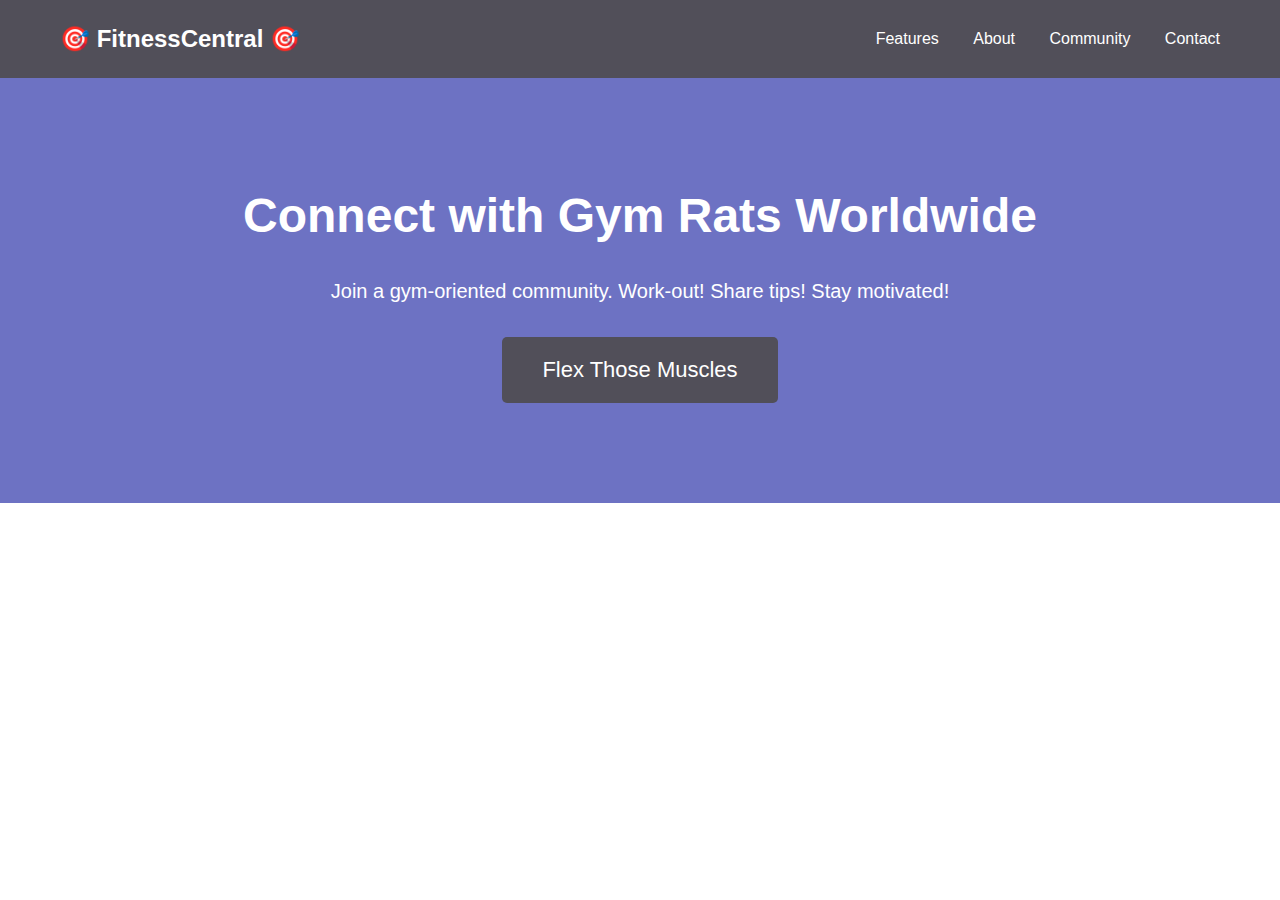
<file: Lesson06/index.html>
<!DOCTYPE html>
<html lang="en">
<head>
    <meta charset="UTF-8">
    <meta name="viewport" content="width=device-width, initial-scale=1.0">
    <title>GameHub - Your Gaming Community</title>
    <link rel="stylesheet" href="style.css">
</head>
<body>
    <!-- Header Section -->
    <header class="main-header">
        <div class="container">
            <div class="logo"> 🎯 FitnessCentral 🎯</div>
            <nav class="main-nav">
                <a href="#features">Features</a>
                <a href="#about">About</a>
                <!-- NEW! -->
                <a href="community">Community</a>
                <a href="#contact">Contact</a>
            </nav>
        </div>
    </header>

    <!-- Hero Section -->
    <section class="hero">
        <div class="container">
            <h1 class="hero-title">Connect with Gym Rats Worldwide</h1>
            <p class="hero-subtitle">Join a gym-oriented community. Work-out! Share tips! Stay motivated!</p>
            <button class="btn btn-primary">Flex Those Muscles</button>
        </div>
    </section>

</body>
</html>
</file>
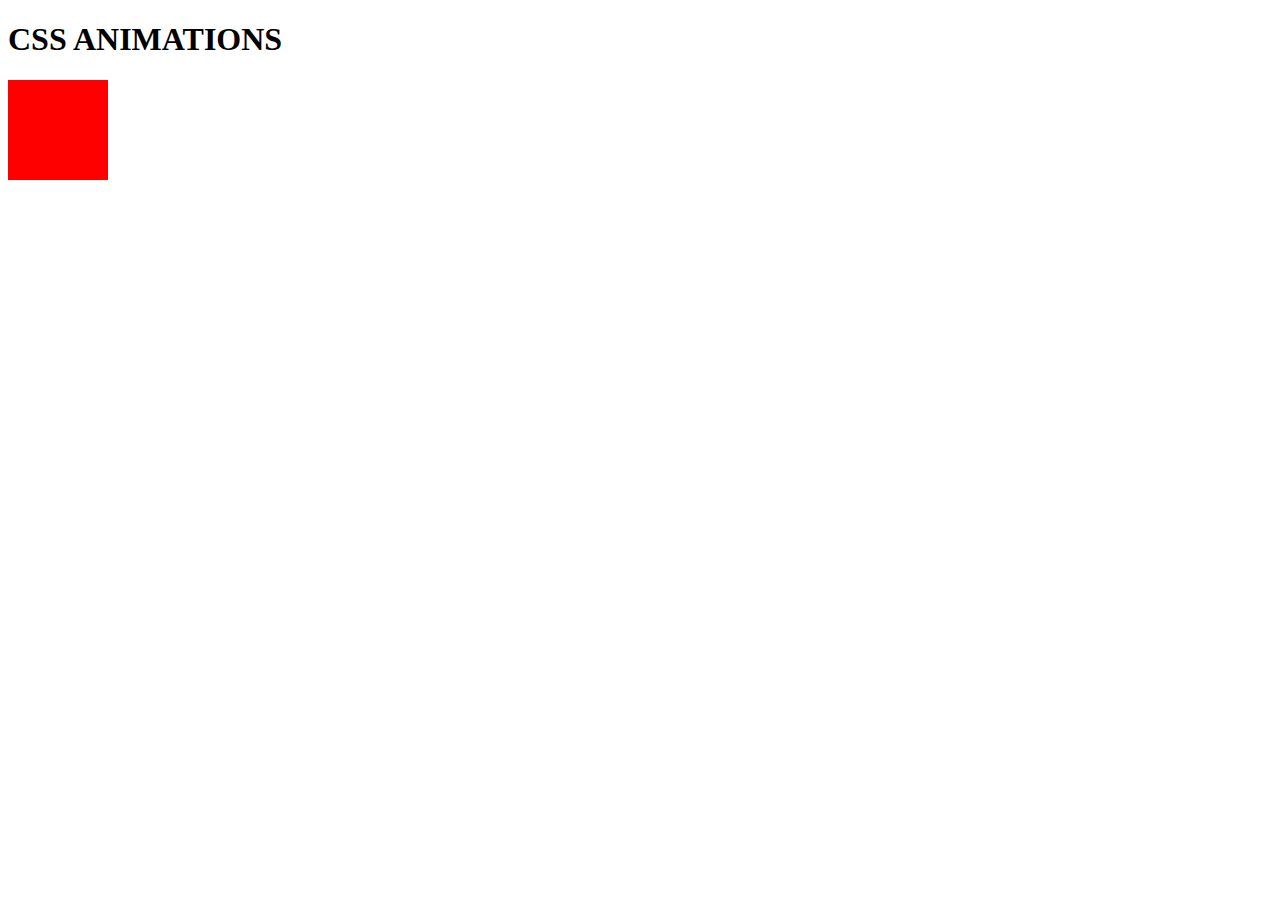
<file: GameHub-Project/Lesson13-Animations/PartA/index.html>
<!DOCTYPE html>
<html lang="en">
<head>
    <meta charset="UTF-8">
    <meta name="viewport" content="width=device-width, initial-scale=1.0">
    <title>Document</title>
    <link rel="stylesheet" href="style.css">
</head>
<body>
    <h1>CSS ANIMATIONS</h1>
    <div></div>
</body>
</html>
</file>
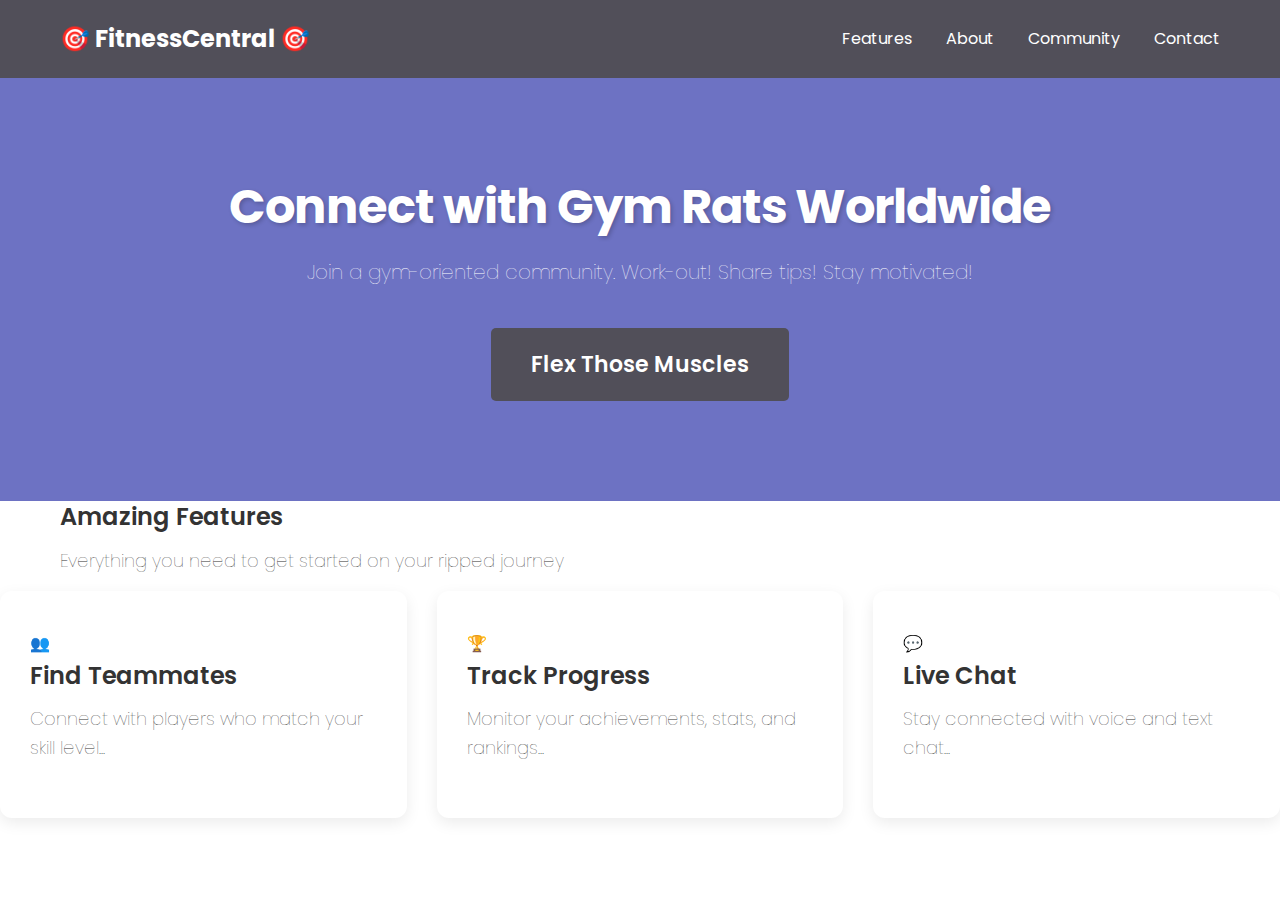
<file: GameHub-Project/Lesson08-Flexbox-Card-Layouts/08.html>
<!DOCTYPE html>
<html lang="en">
<head>
    <meta charset="UTF-8">
    <meta name="viewport" content="width=device-width, initial-scale=1.0">
    <title>GameHub - Your Gaming Community</title>
    <!-- Lesson 9: Google Fonts -->
     <link href="https://fonts.googleapis.com/css2?family=Poppins:wght@400;600;700&display=swap" rel="stylesheet">
     
    <link rel="stylesheet" href="style.css">
</head>
<body>
    <!-- Header Section -->
    <header class="main-header">
        <div class="container">
            <div class="logo"> 🎯 FitnessCentral 🎯</div>
            <nav class="main-nav">
                <a href="#features">Features</a>
                <a href="#about">About</a>
                <!-- NEW! -->
                <a href="community">Community</a>
                <a href="#contact">Contact</a>
            </nav>
        </div>
    </header>

    <!-- Hero Section -->
    <section class="hero">
        <div class="container">
            <h1 class="hero-title">Connect with Gym Rats Worldwide</h1>
            <p class="hero-subtitle">Join a gym-oriented community. Work-out! Share tips! Stay motivated!</p>
            <button class="btn btn-primary">Flex Those Muscles</button>
        </div>
    </section>

    <!-- Lesson 8: Features Section -->
     <section id="features" class="features">
        <div class="container">
            <h2 class="section-title">Amazing Features</h2>
            <p class="section-subtitle">
                Everything you need to get started on your ripped journey
            </p>
        </div>
    <div class="features-grid">
        <div class="feature-card">
        <div class="feature-icon">👥</div>
        <h3>Find Teammates</h3>
        <p>
            Connect with players who match
            your skill level...
        </p>
     </div>

     <div class="feature-card">
        <div class="feature-icon">🏆</div>
        <h3>Track Progress</h3>
        <p>
            Monitor your achievements, stats, and rankings...
        </p>
     </div>

     <div class="feature-card">
        <div class="feature-icon">💬</div>
        <h3>Live Chat</h3>
        <p>
            Stay connected with voice and text chat...
        </p>
     </div>
     </div>
     </section>

</body>
</html>
</file>
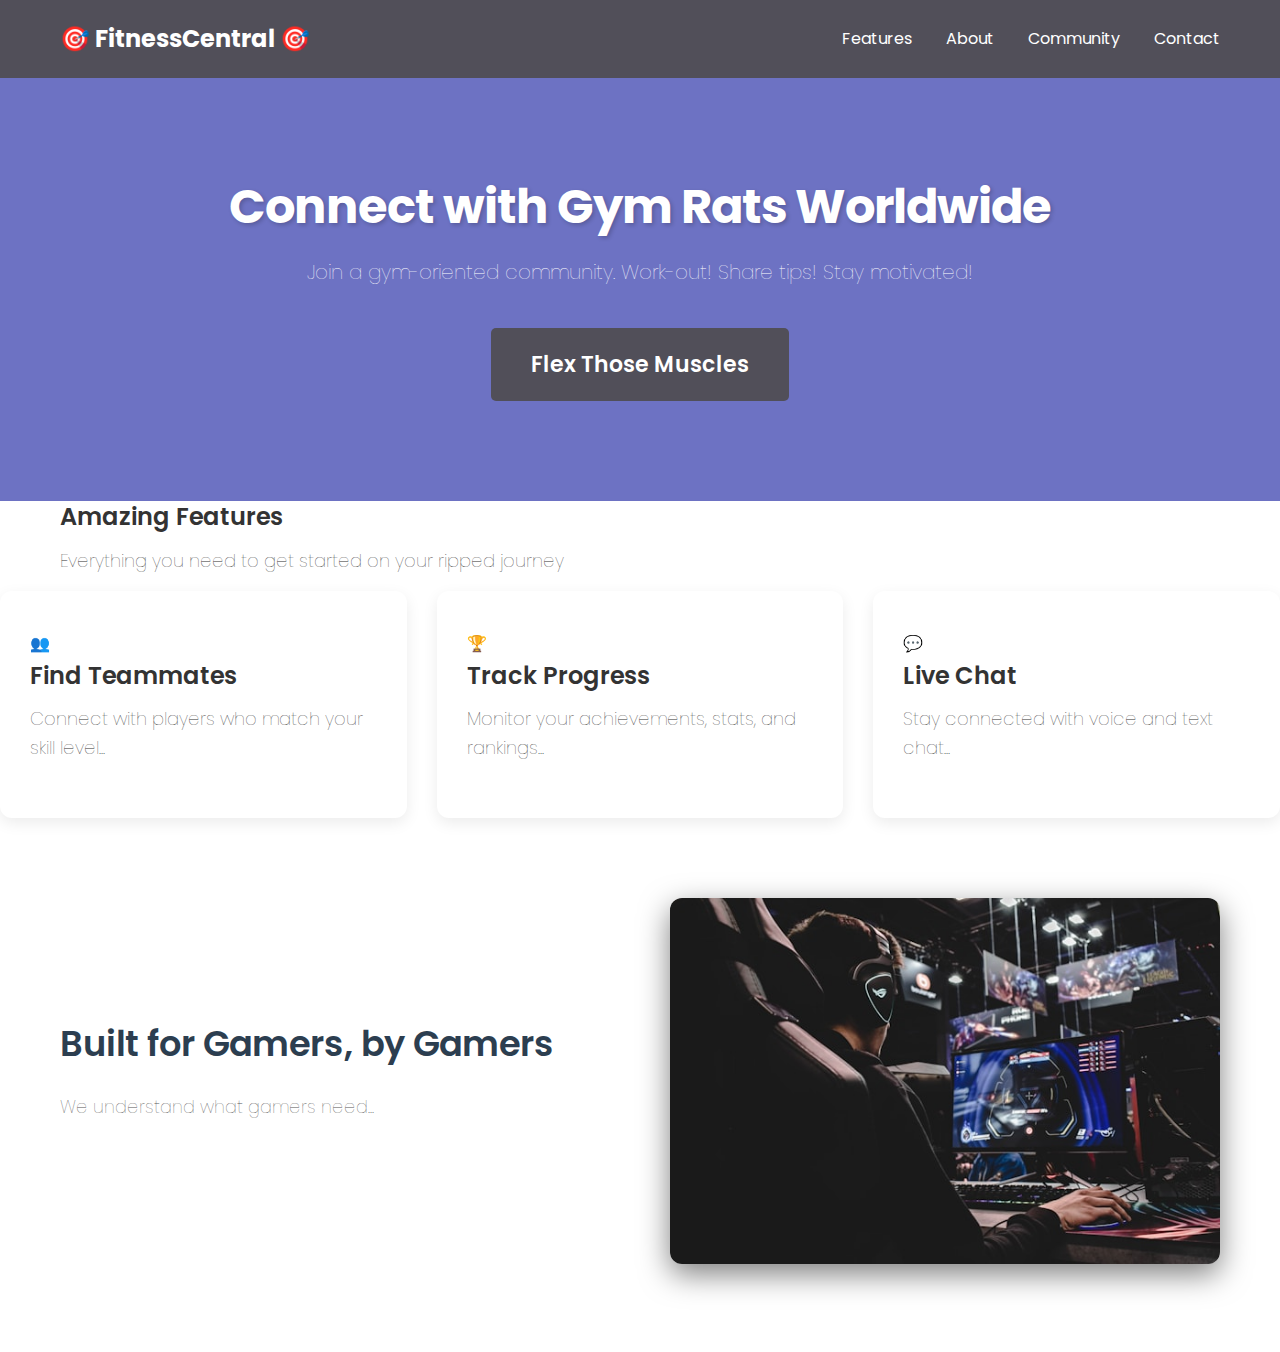
<file: GameHub-Project/Lesson10/10.html>
<!DOCTYPE html>
<html lang="en">
<head>
    <meta charset="UTF-8">
    <meta name="viewport" content="width=device-width, initial-scale=1.0">
    <title>GameHub - Your Gaming Community</title>
    <!-- Lesson 9: Google Fonts -->
     <link href="https://fonts.googleapis.com/css2?family=Poppins:wght@400;600;700&display=swap" rel="stylesheet">
     
    <link rel="stylesheet" href="style.css">
</head>
<body>
    <!-- Header Section -->
    <header class="main-header">
        <div class="container">
            <div class="logo"> 🎯 FitnessCentral 🎯</div>
            <nav class="main-nav">
                <a href="#features">Features</a>
                <a href="#about">About</a>
                <!-- NEW! -->
                <a href="community">Community</a>
                <a href="#contact">Contact</a>
            </nav>
        </div>
    </header>

    <!-- Hero Section -->
    <section class="hero">
        <div class="container">
            <h1 class="hero-title">Connect with Gym Rats Worldwide</h1>
            <p class="hero-subtitle">Join a gym-oriented community. Work-out! Share tips! Stay motivated!</p>
            <button class="btn btn-primary">Flex Those Muscles</button>
        </div>
    </section>

    <!-- Lesson 8: Features Section -->
     <section id="features" class="features">
        <div class="container">
            <h2 class="section-title">Amazing Features</h2>
            <p class="section-subtitle">
                Everything you need to get started on your ripped journey
            </p>
        </div>
    <div class="features-grid">
        <div class="feature-card">
        <div class="feature-icon">👥</div>
        <h3>Find Teammates</h3>
        <p>
            Connect with players who match
            your skill level...
        </p>
     </div>

     <div class="feature-card">
        <div class="feature-icon">🏆</div>
        <h3>Track Progress</h3>
        <p>
            Monitor your achievements, stats, and rankings...
        </p>
     </div>

     <div class="feature-card">
        <div class="feature-icon">💬</div>
        <h3>Live Chat</h3>
        <p>
            Stay connected with voice and text chat...
        </p>
     </div>
     </div>
     </section>

     <!-- About Section -->
      <section class="about" id="about">
        <div class="container">
            <div class="about-content">
                <div class="about-text">
                    <h2>Built for Gamers, by Gamers</h2>
                    <p>We understand what gamers need...</p>
                </div>
             <div class="about-image">
                    <img src="images/gamers (2).jpg" alt="Gaming Setup" width="600px">
                </div>
         </div>
        </div>
      </section>

</body>
</html>
</file>
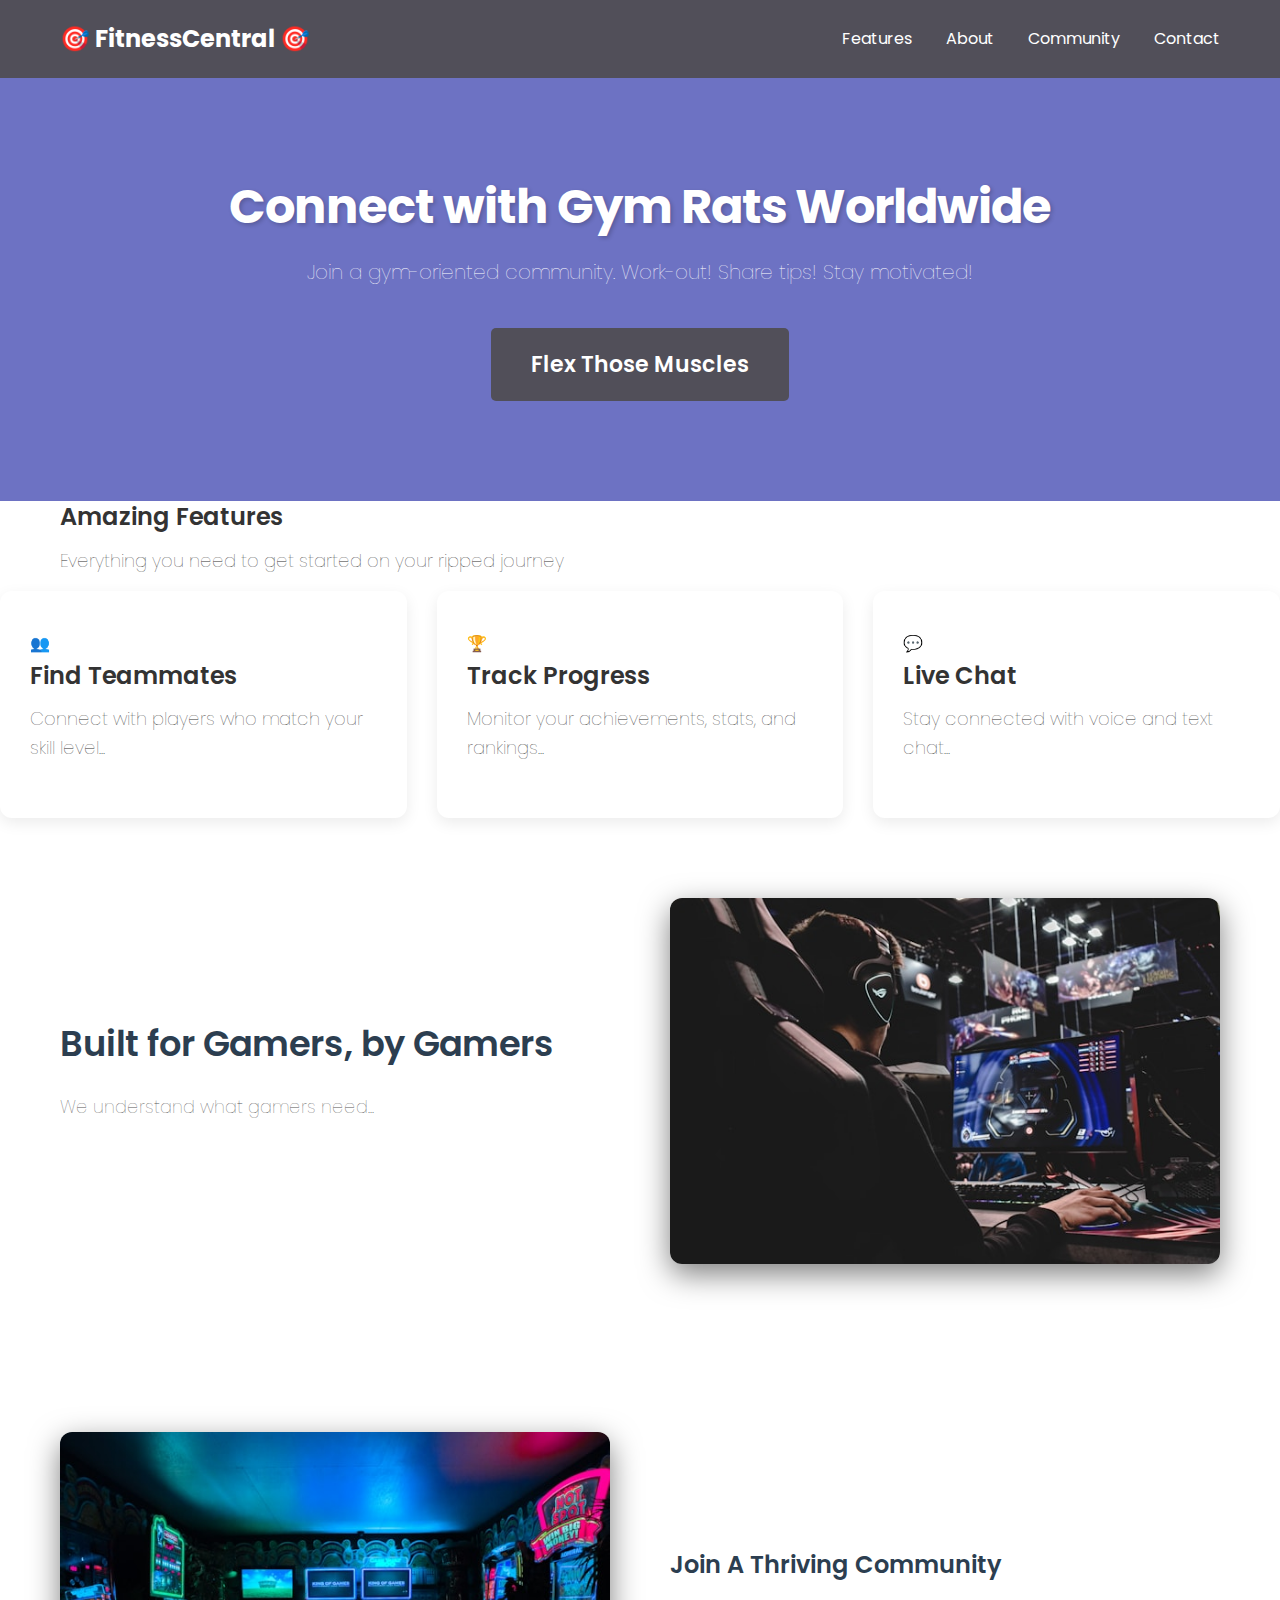
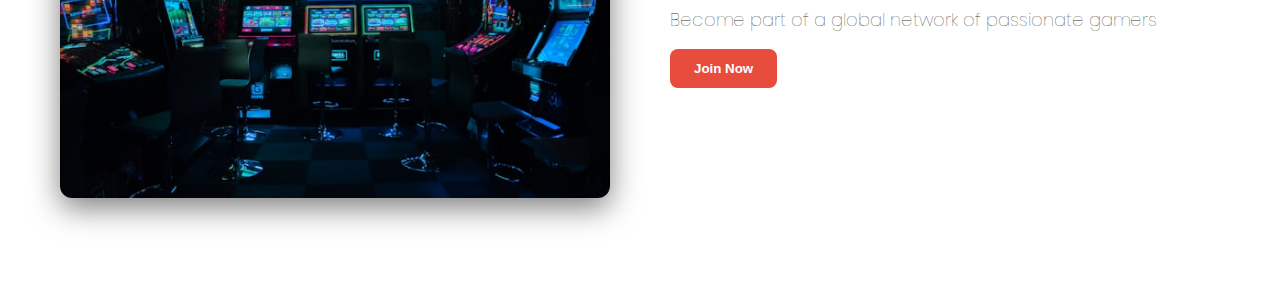
<file: GameHub-Project/Lesson11-Advanced-Transitions/11.html>
<!DOCTYPE html>
<html lang="en">
<head>
    <meta charset="UTF-8">
    <meta name="viewport" content="width=device-width, initial-scale=1.0">
    <title>GameHub - Your Gaming Community</title>
    <!-- Lesson 9: Google Fonts -->
     <link href="https://fonts.googleapis.com/css2?family=Poppins:wght@400;600;700&display=swap" rel="stylesheet">
     
    <link rel="stylesheet" href="style.css">
</head>
<body>
    <!-- Header Section -->
    <header class="main-header">
        <div class="container">
            <div class="logo"> 🎯 FitnessCentral 🎯</div>
            <nav class="main-nav">
                <a href="#features">Features</a>
                <a href="#about">About</a>
                <!-- NEW! -->
                <a href="community">Community</a>
                <a href="#contact">Contact</a>
            </nav>
        </div>
    </header>

    <!-- Hero Section -->
    <section class="hero">
        <div class="container">
            <h1 class="hero-title">Connect with Gym Rats Worldwide</h1>
            <p class="hero-subtitle">Join a gym-oriented community. Work-out! Share tips! Stay motivated!</p>
            <button class="btn btn-primary">Flex Those Muscles</button>
        </div>
    </section>

    <!-- Lesson 8: Features Section -->
     <section id="features" class="features">
        <div class="container">
            <h2 class="section-title">Amazing Features</h2>
            <p class="section-subtitle">
                Everything you need to get started on your ripped journey
            </p>
        </div>
    <div class="features-grid">
        <div class="feature-card">
        <div class="feature-icon">👥</div>
        <h3>Find Teammates</h3>
        <p>
            Connect with players who match
            your skill level...
        </p>
     </div>

     <div class="feature-card">
        <div class="feature-icon">🏆</div>
        <h3>Track Progress</h3>
        <p>
            Monitor your achievements, stats, and rankings...
        </p>
     </div>

     <div class="feature-card">
        <div class="feature-icon">💬</div>
        <h3>Live Chat</h3>
        <p>
            Stay connected with voice and text chat...
        </p>
     </div>
     </div>
     </section>

     <!-- Lesson 10 Part 1: About Section -->
      <section class="about" id="about">
        <div class="container">
            <div class="about-content">
                <div class="about-text">
                    <h2>Built for Gamers, by Gamers</h2>
                    <p>We understand what gamers need...</p>
                </div>
             <div class="about-image">
                    <img src="images/gamers (2).jpg" alt="Gaming Setup" width="600px">
                </div>
         </div>
        </div>
      </section>

      <section class="community" id="communtiy">
        <div class="container">
            <!-- Lesson 10 Part 2: Content -->
             <div class="community-content">
                <div class="community-text">
                    <h2>Join A Thriving Community</h2>
                    <p>Become part of a global network of passionate gamers</p>
                    <button class="join-btn">Join Now</button>
                </div>
                <div class="community-image">
                    <img src="images/community.jpg" alt="Gaming community">
                </div>
             </div>
        </div>
      </section>

</body>
</html>
</file>
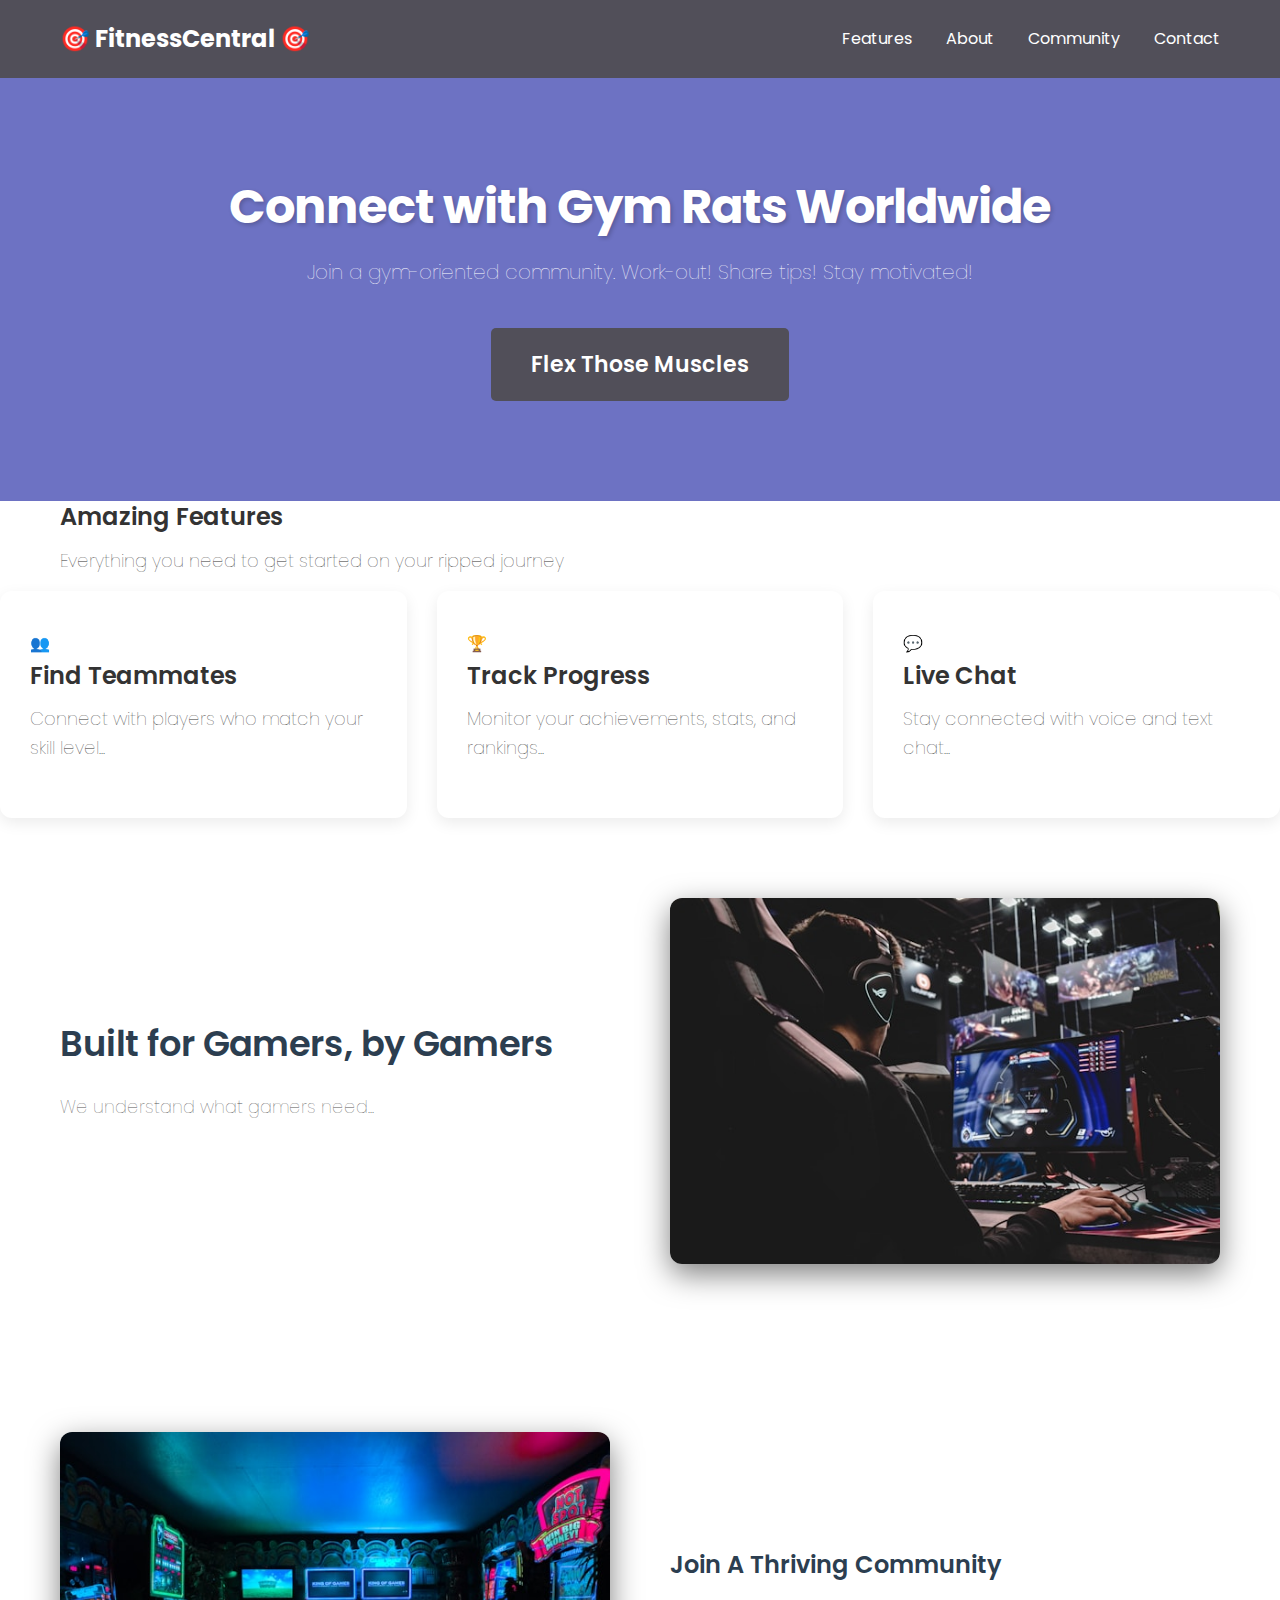
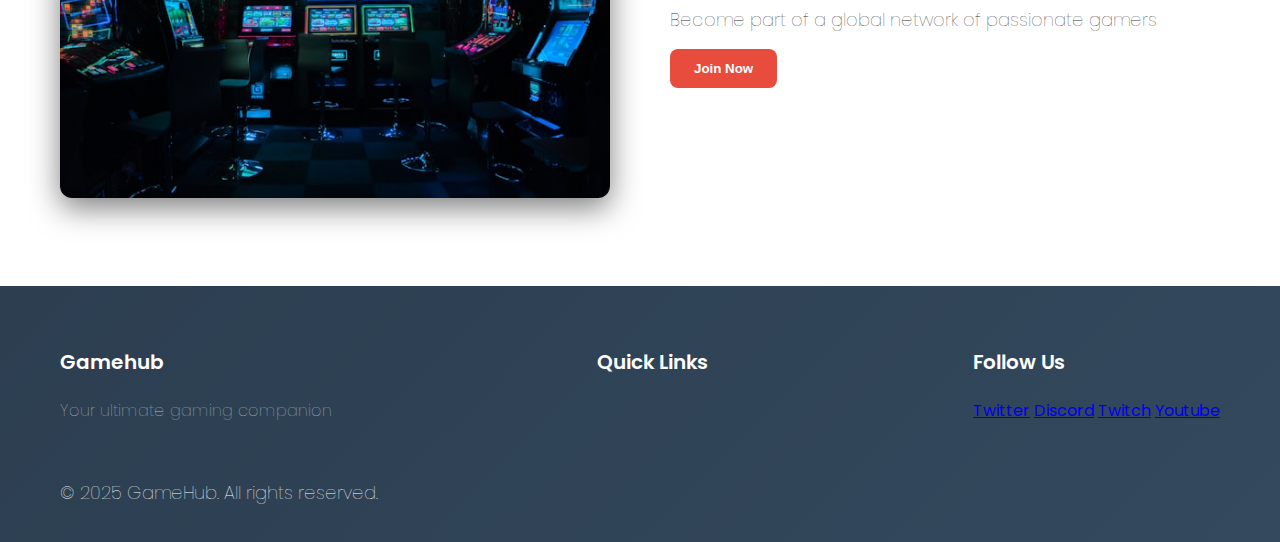
<file: GameHub-Project/Lesson12-Footer/12.html>
<!DOCTYPE html>
<html lang="en">
<head>
    <meta charset="UTF-8">
    <meta name="viewport" content="width=device-width, initial-scale=1.0">
    <title>GameHub - Your Gaming Community</title>
    <!-- Lesson 9: Google Fonts -->
     <link href="https://fonts.googleapis.com/css2?family=Poppins:wght@400;600;700&display=swap" rel="stylesheet">
     
    <link rel="stylesheet" href="style.css">
</head>
<body>
    <!-- Header Section -->
    <header class="main-header">
        <div class="container">
            <div class="logo"> 🎯 FitnessCentral 🎯</div>
            <nav class="main-nav">
                <a href="#features">Features</a>
                <a href="#about">About</a>
                <!-- NEW! -->
                <a href="community">Community</a>
                <a href="#contact">Contact</a>
            </nav>
        </div>
    </header>

    <!-- Hero Section -->
    <section class="hero">
        <div class="container">
            <h1 class="hero-title">Connect with Gym Rats Worldwide</h1>
            <p class="hero-subtitle">Join a gym-oriented community. Work-out! Share tips! Stay motivated!</p>
            <button class="btn btn-primary">Flex Those Muscles</button>
        </div>
    </section>

    <!-- Lesson 8: Features Section -->
     <section id="features" class="features">
        <div class="container">
            <h2 class="section-title">Amazing Features</h2>
            <p class="section-subtitle">
                Everything you need to get started on your ripped journey
            </p>
        </div>
    <div class="features-grid">
        <div class="feature-card">
        <div class="feature-icon">👥</div>
        <h3>Find Teammates</h3>
        <p>
            Connect with players who match
            your skill level...
        </p>
     </div>

     <div class="feature-card">
        <div class="feature-icon">🏆</div>
        <h3>Track Progress</h3>
        <p>
            Monitor your achievements, stats, and rankings...
        </p>
     </div>

     <div class="feature-card">
        <div class="feature-icon">💬</div>
        <h3>Live Chat</h3>
        <p>
            Stay connected with voice and text chat...
        </p>
     </div>
     </div>
     </section>

     <!-- Lesson 10 Part 1: About Section -->
      <section class="about" id="about">
        <div class="container">
            <div class="about-content">
                <div class="about-text">
                    <h2>Built for Gamers, by Gamers</h2>
                    <p>We understand what gamers need...</p>
                </div>
             <div class="about-image">
                    <img src="images/gamers (2).jpg" alt="Gaming Setup" width="600px">
                </div>
         </div>
        </div>
      </section>

      <section class="community" id="communtiy">
        <div class="container">
            <!-- Lesson 10 Part 2: Content -->
             <div class="community-content">
                <div class="community-text">
                    <h2>Join A Thriving Community</h2>
                    <p>Become part of a global network of passionate gamers</p>
                    <button class="join-btn">Join Now</button>
                </div>
                <div class="community-image">
                    <img src="images/community.jpg" alt="Gaming community">
                </div>
             </div>
        </div>
      </section>

      <!-- Lesson 12 Footer Section -->
       <footer class="main-footer" id="contact">
        <div class="container">
            <div class="footer-content">
                <div class="footer-section"><h3>Gamehub</h3>
                    <p>Your ultimate gaming companion</p>
                </div>
                <!-- First Column of Footer -->
                 <div class="footer-section">
                    <h3>Quick Links</h3>
                    <!-- ul.footer-links>li*4>a -->
                    <ul class="footer-links">
                        <li><a href="#features"></a></li>
                        <li><a href="#about"></a></li>
                        <li><a href="#community"></a></li>
                        <li><a href="#contact"></a></li>
                    </ul>
                 </div>

                 <!-- Third column of the Footer -->
                  <div class="footer-section">
                    <h3>Follow Us</h3>
                    <div class="social-link">
                        <a href="#">Twitter</a>
                        <a href="#">Discord</a>
                        <a href="#">Twitch</a>
                        <a href="#">Youtube</a>
                    </div>
                  </div>
            </div>
            <div class="footer-botoom">
                <p>&copy; 2025 GameHub. All rights reserved.</p>
            </div>
        </div>
       </footer>

</body>
</html>
</file>
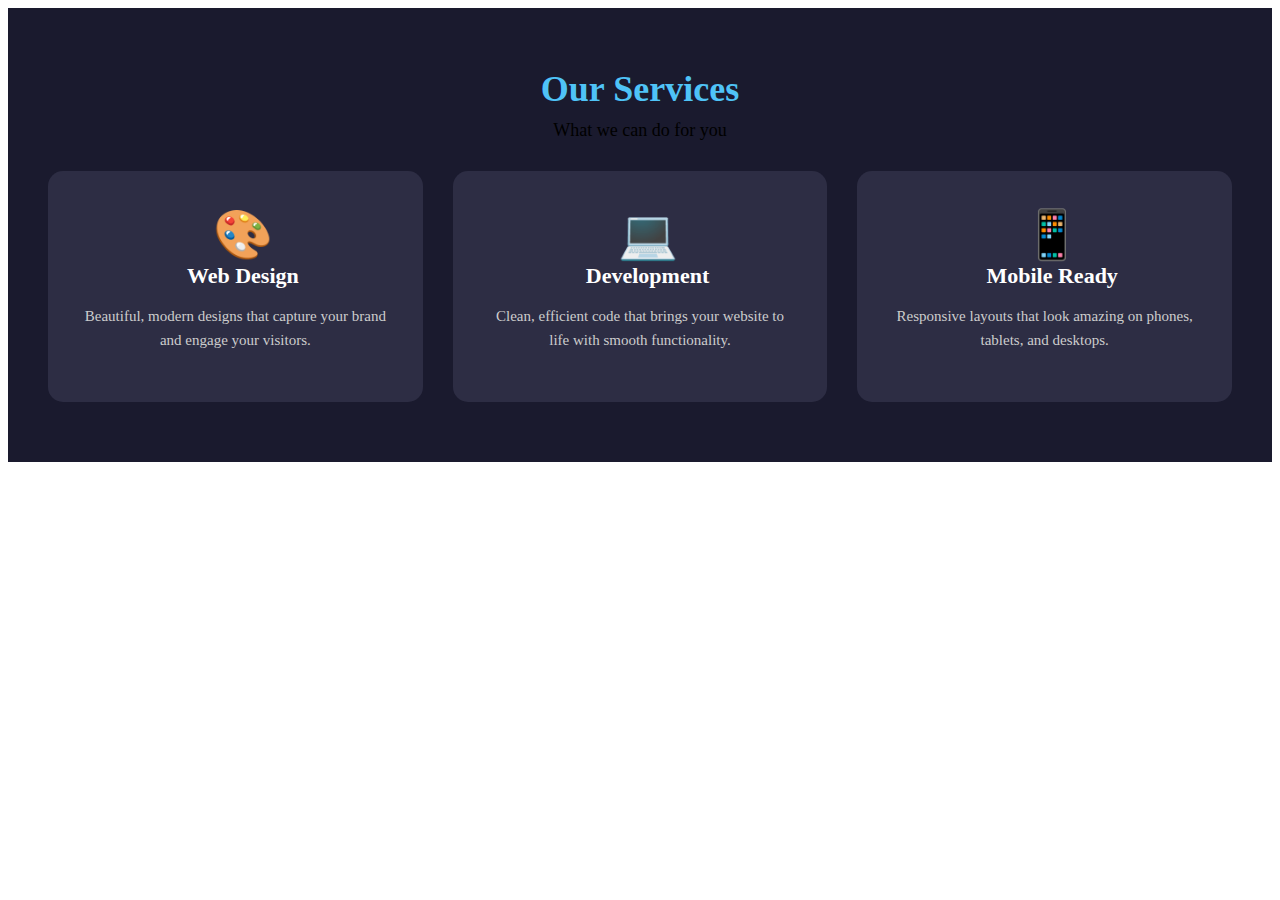
<file: GameHub-Project/Lesson15/L15_practice_starter.html>
<!DOCTYPE html>
<html lang="en">
<head>
    <meta charset="UTF-8">
    <meta name="viewport" content="width=device-width, initial-scale=1.0">
    <title>TechServices - Practice Performance Task</title>
    <link rel="stylesheet" href="practice_styles.css">
</head>
<body>

    <!-- ============================================
         CSS PRACTICE PERFORMANCE TASK
         
         DO NOT MODIFY THIS HTML FILE!
         All your work should be in practice_styles.css
    ============================================= -->

    <section class="services">
        <h2 class="section-title">Our Services</h2>
        <p class="section-subtitle">What we can do for you</p>

        <div class="services-container">
            
            <div class="service-card">
                <div class="card-icon">🎨</div>
                <h3 class="card-title">Web Design</h3>
                <p class="card-description">Beautiful, modern designs that capture your brand and engage your visitors.</p>
            </div>

            <div class="service-card">
                <div class="card-icon">💻</div>
                <h3 class="card-title">Development</h3>
                <p class="card-description">Clean, efficient code that brings your website to life with smooth functionality.</p>
            </div>

            <div class="service-card">
                <div class="card-icon">📱</div>
                <h3 class="card-title">Mobile Ready</h3>
                <p class="card-description">Responsive layouts that look amazing on phones, tablets, and desktops.</p>
            </div>

        </div>
    </section>

</body>
</html>
</file>
<file: GameHub-Project/Lesson13-Animations/PartA/style.css>
div {
    width: 100px;
    height: 100px;
    background-color: red;
    position: relative;
    /* animation-name: example;
    animation-duration: 4s; */
    /* animation: moveColor 1s infinite; */
    /* animation: colorTransform 1s infinite; */
    animation: heartBeat 1s infinite;
}

@keyframes example {
    from {background-color: red;}
    to {background-color: yellow;}
}

@keyframes example {
    0% {background-color: red;}
    25% {background-color: yellow;}
    50% {background-color: rgb(21, 130, 138);}
    75% {background-color: rgb(34, 37, 37);}
    100% {background-color: rgb(211, 9, 141);}
}

@keyframes moveColor {
    0% {background-color: red; left: 0; top: 0; }
    25% {background-color: yellow; left: 150px; top: 0;}
    50% {background-color: rgb(21, 130, 138); left: 150px; top: 150px;}
    75% {background-color: rgb(34, 37, 37); left: 0; top: 150px;}
    100% {background-color: rgb(211, 9, 141); left: 0; top: 0;}
}

@keyframes colorTransform {
    0% {background-color: red; transform: rotate(0deg) scale(1); }
    25% {background-color: yellow; transform: rotate(90deg) scale(1.2);}
    50% {background-color: rgb(21, 130, 138); transform: rotate(180deg) scale(1);}
    75% {background-color: rgb(34, 37, 37);  transform: rotate(270deg) scale(1.2);}
    100% {background-color: rgb(211, 9, 141); transform: rotate(360deg) scale(1);}
}

@keyframes heartBeat {
    0% {transform: scale(1); }
    25% {transform: scale(1.5); }
    50% {transform: scale(1); }
    75% {transform: scale(1.5); }
    100% {transform: scale(1); }
}
</file>
<file: GameHub-Project/Lesson15/practice_styles.css>
/* =============================================
   CSS PRACTICE PERFORMANCE TASK
   
   TIME LIMIT: 30 minutes
   TOTAL POINTS: 100 points
   
   INSTRUCTIONS:
   - Complete each task in order
   - Write your CSS in the designated sections
   - Test your work in the browser frequently
   - Partial credit is available
   
   DO NOT modify the HTML file!
   ============================================= */


/* ===========================================
   TASK 1: Section Background & Typography (20 points)
   
   Style the .services section:
   - Background color: #1a1a2e
   - Padding: 60px on top/bottom, 40px on left/right
   
   Style the .section-title:
   - Text color: #4fc3f7 (cyan)
   - Font size: 36px
   - Center the text
   - Remove default margins, add 10px bottom margin
   
   Style the .section-subtitle:
   - Text color: #aaaaaa (gray)
   - Font size: 18px
   - Center the text
   - Add 30px bottom margin
   =========================================== */

/* YOUR CODE FOR TASK 1 HERE: */
.services{
    background-color: #1a1a2e;
    padding: 60px 40px;
}

.section-title{
    color: #4fc3f7;
    font-size: 36px;
    text-align: center;
    margin: 0 0 10px 0;
}

.section-subtitle{
    columns: #aaaaaa;
    font-size: 18px;
    text-align: center;
    margin: 0 0 30px 0;
}


/* ===========================================
   TASK 2: Flexbox Card Layout (20 points)
   
   Style the .services-container:
   - Use flexbox to put cards side-by-side
   - Add 30px gap between cards
   - Center the cards horizontally
   
   Style each .service-card:
   - Make all cards equal width using flex
   - Background color: #2d2d44
   - Padding: 35px
   - Center all text inside
   =========================================== */

/* YOUR CODE FOR TASK 2 HERE: */
.services-container{
    display: flex;
    gap: 30px;
    justify-content: space-between;
}

.service-card{
    flex: 1;
    background-color: #2d2d44;
    padding: 35px;
    text-align: center;
}



/* ===========================================
   TASK 3: Card Visual Styling (20 points)
   
   Continue styling .service-card:
   - Rounded corners: 15px
   - Box shadow: 0 5px 20px with rgba(0,0,0,0.3)
   
   Style the .card-icon:
   - Font size: 48px
   - Add 15px bottom margin
   
   Style the .card-title:
   - Text color: white
   - Font size: 22px
   - Add 15px bottom margin
   
   Style the .card-description:
   - Text color: #cccccc
   - Font size: 15px
   - Line height: 1.6
   =========================================== */

/* YOUR CODE FOR TASK 3 HERE: */
.service-card{
    border-radius: 15px;
    box-sizing: 0 5px 20px rbga(0,0,0,0.3);
    transition: 0.3s ease;
}

.card-icon{
    font-size: 48px;
    margin: 0 0 0 15px;
}

.card-title{
    color: white;
    font-size: 22px;
    margin: 0 0 0 15px;
}

.card-description{
    color: #cccccc;
    font-size: 15px;
    line-height: 1.6;
}



/* ===========================================
   TASK 4: Hover Effect with Transition (20 points)
   
   Add a smooth hover effect to .service-card:
   
   On the BASE state (.service-card):
   - Add transition for transform and box-shadow
   - Duration: 0.3s
   - Timing: ease
   
   On HOVER (.service-card:hover):
   - Move the card UP by 10px
   - Increase box-shadow to: 0 15px 35px with rgba(0,0,0,0.4)
   =========================================== */

/* YOUR CODE FOR TASK 4 HERE: */
.service-card:hover{
    transform: translateY(-10px);
    box-shadow: 0 15px 35px rgba(0,0,0,0.4);
}



/* ===========================================
   TASK 5: Responsive Design (20 points)
   
   Create a media query for screens 768px or smaller:
   
   Inside the media query:
   - Make .services-container stack cards vertically
   - Change .section-title font size to 28px
   - Change .services padding to 40px on top/bottom, 20px on left/right
   
   REMEMBER: Media queries go at the END of your CSS!
   =========================================== */

/* YOUR CODE FOR TASK 5 HERE: */
@media(max-width: 768px){
    .services-container{
        flex-direction: column;
    }

    .section-title{
        font-size: 28px;
    }

    .services{
        padding: 40px 20px;
    }
}



/* =============================================
   END OF TASKS
   
   Checklist before submitting:
   [ ] All 5 tasks attempted
   [ ] Semicolons after every property value
   [ ] Tested in browser
   [ ] Tested responsive by resizing window
   ============================================= */
</file>
<file: Lesson06/style.css>
/* ===================================
   LESSON 6: Setup & Hero Section
   =================================== */

/* Reset & Base Styles */
* {
    margin: 0;
    padding: 0;
    box-sizing: border-box;
}

body {
    font-family: 'Arial', sans-serif;
    line-height: 1.6;
    color: #333;
}

/* Container for consistent width */
.container {
    max-width: 1200px;
    margin: 0 auto;
    padding: 0 20px;
}

/* ===================================
   HEADER SECTION
   =================================== */
.main-header {
    background-color: #514F59;
    padding: 20px 0;
}

.main-header .container {
    display: flex;
    justify-content: space-between;
    align-items: center;
}

.logo {
    font-size: 24px;
    font-weight: bold;
    color: #ffffff;
}

.main-nav a {
    color: #ffffff;
    text-decoration: none;
    margin-left: 30px;
}

/* ===================================
   HERO SECTION
   =================================== */
.hero {
    background-color: #6D72C3;
    color: #ffffff;
    padding: 100px 0;
    text-align: center;
}

.hero-title {
    font-size: 48px;
    margin-bottom: 20px;
}

.hero-subtitle {
    font-size: 20px;
    margin-bottom: 30px;
}

/* ===================================
   BUTTONS
   =================================== */
.btn {
    padding: 20px 40px;
    font-size: 22px;
    border: none;
    border-radius: 5px;
    cursor: pointer;
}

.btn-primary {
    background-color: #514F59;
    color: #ffffff;
}


/* ===================================
   NOTES FOR FUTURE LESSONS:
   - Each new lesson will add sections BELOW
   - Keep this file organized with comments
   - We'll enhance existing sections as we learn more
   =================================== */
</file>
<file: GameHub-Project/Lesson08-Flexbox-Card-Layouts/style.css>
/* ===================================
   LESSON 6: Setup & Hero Section
   =================================== */

/* Reset & Base Styles */
* {
    margin: 0;
    padding: 0;
    box-sizing: border-box;
}

body {
    font-family: 'Poppins', sans-serif;
    line-height: 1.6;
    color: #333;
}

/* Lesson 9: TYPGRAPHY System */
h1{
    font-size: 48px;
    font-weight: 700;
    line-height: 1.2;
    letter-spacing: -1px;
}
h2{
    font-size: 36;
    font-weight: 600;
    line-height: 1.3;
    margin-bottom: 15px
}
h3{
    font-size: 24px;
    font-weight: 600;
    margin-bottom: 10px;
}
p{
    font-size: 18px;
    font-weight: 1.8;
    margin-bottom: 15px;
}

/* Container for consistent width */
.container {
    max-width: 1200px;
    margin: 0 auto;
    padding: 0 20px;
}

/* ===================================
   HEADER SECTION
   =================================== */
.main-header {
    background-color: #514F59;
    padding: 20px 0;
}

.main-header .container {
    display: flex;
    justify-content: space-between;
    align-items: center;
}

.logo {
    font-size: 24px;
    font-weight: bold;
    color: #ffffff;
    transition: transform 0.3s ease;
}
.logo:hover {
    transform: scale(1.1);
    cursor: pointer;
}

/* Navigation with hover */
.main-nav a {
    color: #ffffff;
    text-decoration: none;
    margin-left: 30px;
    transition: color 0.2s ease;
}
.main-nav a:hover {
    color: #ac9ae2;
    border-bottom: 2px solid #3498db;
    padding-bottom: 5px;
}
.main-nav a:focus {
    outline: 2px solid #3498db;
    outline-offset: 4px;
}

/* ===================================
   HERO SECTION
   =================================== */
.hero {
    background-color: #6D72C3;
    color: #ffffff;
    padding: 100px 0;
    text-align: center;
}

.hero-title {
    font-size: 48px;
    margin-bottom: 20px;
    transition: color 0.3s ease, transform 0.3s ease;
    margin-bottom: 20px;
    text-shadow: 2px 2px 4px rgba(0,0,0,0.2);
}
.hero-title:hover {
    color: #f39c12;
    transform: scale(1.05);
}

.hero-subtitle {
    font-size: 20px;
    margin-bottom: 40px;
    max-width: 700px;
    margin-left: auto;
    margin-right: auto;
}

/* ===================================
   BUTTONS
   =================================== */

/* Buttons with hover */
.btn {
    padding: 20px 40px;
    font-size: 22px;
    border: none;
    border-radius: 5px;
    cursor: pointer;
    font-weight: 600;
    font-family: 'Poppins', sans-serif;
    transition: transform 0.3s ease, opacity 0.3s ease;
}

.btn-primary {
    background-color: #514F59;
    color: #ffffff;
}
.btn:hover {
    transform: translateY(-2px) scale(1.05);
    opacity: 0.9;
}
.btn:active {
    transform: translateY(0);
}



/* Cards */
.features-grid{
    display: flex;
    justify-content: space-between;
    gap: 30px;
}

.feature-card {
    flex: 1;
    padding: 40px 30px;
    box-shadow: 0 5px 15px rgba(0,0,0,0.08);
    border-radius: 12px;
    transition: transform 0.3s ease, box-shadow 0.3s ease;
}

.feature-card:hover {
    transform: translateY(-10px);
    box-shadow: 0 10px 25px rgba(0,0,0,0.15);
}

.feature-icon{
    
}
/* ===================================
   NOTES FOR FUTURE LESSONS:
   - Each new lesson will add sections BELOW
   - Keep this file organized with comments
   - We'll enhance existing sections as we learn more
   =================================== */
</file>
<file: GameHub-Project/Lesson10/style.css>
/* ===================================
   LESSON 6: Setup & Hero Section
   =================================== */

/* Reset & Base Styles */
* {
    margin: 0;
    padding: 0;
    box-sizing: border-box;
}

body {
    font-family: 'Poppins', sans-serif;
    line-height: 1.6;
    color: #333;
}

/* Lesson 9: TYPGRAPHY System */
h1{
    font-size: 48px;
    font-weight: 700;
    line-height: 1.2;
    letter-spacing: -1px;
}
h2{
    font-size: 36;
    font-weight: 600;
    line-height: 1.3;
    margin-bottom: 15px
}
h3{
    font-size: 24px;
    font-weight: 600;
    margin-bottom: 10px;
}
p{
    font-size: 18px;
    font-weight: 1.8;
    margin-bottom: 15px;
}

/* Container for consistent width */
.container {
    max-width: 1200px;
    margin: 0 auto;
    padding: 0 20px;
}

/* ===================================
   HEADER SECTION
   =================================== */
.main-header {
    background-color: #514F59;
    padding: 20px 0;
}

.main-header .container {
    display: flex;
    justify-content: space-between;
    align-items: center;
}

.logo {
    font-size: 24px;
    font-weight: bold;
    color: #ffffff;
    transition: transform 0.3s ease;
}
.logo:hover {
    transform: scale(1.1);
    cursor: pointer;
}

/* Navigation with hover */
.main-nav a {
    color: #ffffff;
    text-decoration: none;
    margin-left: 30px;
    transition: color 0.2s ease;
}
.main-nav a:hover {
    color: #ac9ae2;
    border-bottom: 2px solid #3498db;
    padding-bottom: 5px;
}
.main-nav a:focus {
    outline: 2px solid #3498db;
    outline-offset: 4px;
}

/* ===================================
   HERO SECTION
   =================================== */
.hero {
    background-color: #6D72C3;
    color: #ffffff;
    padding: 100px 0;
    text-align: center;
}

.hero-title {
    font-size: 48px;
    margin-bottom: 20px;
    transition: color 0.3s ease, transform 0.3s ease;
    margin-bottom: 20px;
    text-shadow: 2px 2px 4px rgba(0,0,0,0.2);
}
.hero-title:hover {
    color: #f39c12;
    transform: scale(1.05);
}

.hero-subtitle {
    font-size: 20px;
    margin-bottom: 40px;
    max-width: 700px;
    margin-left: auto;
    margin-right: auto;
}

/* ===================================
   BUTTONS
   =================================== */

/* Buttons with hover */
.btn {
    padding: 20px 40px;
    font-size: 22px;
    border: none;
    border-radius: 5px;
    cursor: pointer;
    font-weight: 600;
    font-family: 'Poppins', sans-serif;
    transition: transform 0.3s ease, opacity 0.3s ease;
}

.btn-primary {
    background-color: #514F59;
    color: #ffffff;
}
.btn:hover {
    transform: translateY(-2px) scale(1.05);
    opacity: 0.9;
}
.btn:active {
    transform: translateY(0);
}



/* Cards */
.features-grid{
    display: flex;
    justify-content: space-between;
    gap: 30px;
}

.feature-card {
    flex: 1;
    padding: 40px 30px;
    box-shadow: 0 5px 15px rgba(0,0,0,0.08);
    border-radius: 12px;
    transition: transform 0.3s ease, box-shadow 0.3s ease;
}

.feature-card:hover {
    transform: translateY(-10px);
    box-shadow: 0 10px 25px rgba(0,0,0,0.15);
}

.feature-icon{
    
}

/* Lesson 10 */
.about{
    padding: 80px 0;
    background-color: #ffffff;   
}

.about-content{
    display: flex;
    align-items: center;
    gap: 60px;
}

.about-text{
    flex: 1;
}

.about-image{
    flex: 1;
}

.about-text h2{
    color: #2c3e50;
    margin-bottom: 25px;
    font-size: 2.2rem;
}
.about-text p{
    color: #555;
    font-size: 1.1rem;
    line-height: 1.8;
    margin-bottom: 1.5rem;
}

.about-image img{
    width: 100%;
    border-radius: 12px;
    box-shadow: 0 10px 30px rgba(0,0,0,0.5);
}


/* ===================================
   NOTES FOR FUTURE LESSONS:
   - Each new lesson will add sections BELOW
   - Keep this file organized with comments
   - We'll enhance existing sections as we learn more
   =================================== */
</file>
<file: GameHub-Project/Lesson11-Advanced-Transitions/style.css>
/* ===================================
   LESSON 6: Setup & Hero Section
   =================================== */

/* Reset & Base Styles */
* {
    margin: 0;
    padding: 0;
    box-sizing: border-box;
}

body {
    font-family: 'Poppins', sans-serif;
    line-height: 1.6;
    color: #333;
}

/* Lesson 9: TYPGRAPHY System */
h1{
    font-size: 48px;
    font-weight: 700;
    line-height: 1.2;
    letter-spacing: -1px;
}
h2{
    font-size: 36;
    font-weight: 600;
    line-height: 1.3;
    margin-bottom: 15px
}
h3{
    font-size: 24px;
    font-weight: 600;
    margin-bottom: 10px;
}
p{
    font-size: 18px;
    font-weight: 1.8;
    margin-bottom: 15px;
}

/* Container for consistent width */
.container {
    max-width: 1200px;
    margin: 0 auto;
    padding: 0 20px;
}

/* ===================================
   HEADER SECTION
   =================================== */
.main-header {
    background-color: #514F59;
    padding: 20px 0;
}

.main-header .container {
    display: flex;
    justify-content: space-between;
    align-items: center;
}

.logo {
    font-size: 24px;
    font-weight: bold;
    color: #ffffff;
    transition: transform 0.3s ease;
}
.logo:hover {
    transform: scale(1.1);
    cursor: pointer;
}

/* Navigation with hover */
.main-nav a {
    color: #ffffff;
    text-decoration: none;
    margin-left: 30px;
    transition: color 0.3s ease;
}
.main-nav a:hover {
    color: #ac9ae2;
    border-bottom: 2px solid #3498db;
    padding-bottom: 5px;
}
.main-nav a:focus {
    outline: 2px solid #3498db;
    outline-offset: 4px;
}

/* ===================================
   HERO SECTION
   =================================== */
.hero {
    background-color: #6D72C3;
    color: #ffffff;
    padding: 100px 0;
    text-align: center;
}

.hero-title {
    font-size: 48px;
    margin-bottom: 20px;
    transition: color 0.3s ease, transform 0.3s ease;
    margin-bottom: 20px;
    text-shadow: 2px 2px 4px rgba(0,0,0,0.2);
}
.hero-title:hover {
    color: #f39c12;
    transform: scale(1.05);
}

.hero-subtitle {
    font-size: 20px;
    margin-bottom: 40px;
    max-width: 700px;
    margin-left: auto;
    margin-right: auto;
}

/* ===================================
   BUTTONS
   =================================== */

/* Buttons with hover */
.btn {
    padding: 20px 40px;
    font-size: 22px;
    border: none;
    border-radius: 5px;
    cursor: pointer;
    font-weight: 600;
    font-family: 'Poppins', sans-serif;
    transition: transform 0.3s ease, opacity 0.3s ease;
}

.btn-primary {
    background-color: #514F59;
    color: #ffffff;
}
.btn:hover {
    transform: translateY(-2px) scale(1.05);
    opacity: 0.9;
}
.btn:active {
    transform: translateY(0);
}



/* Cards */
.features-grid{
    display: flex;
    justify-content: space-between;
    gap: 30px;
}

.feature-card {
    flex: 1;
    padding: 40px 30px;
    box-shadow: 0 5px 15px rgba(0,0,0,0.08);
    border-radius: 12px;
    transition: transform 0.3s ease, box-shadow 0.3s ease;
}

.feature-card:hover {
    transform: translateY(-10px);
    box-shadow: 0 10px 25px rgba(0,0,0,0.15);
}

.feature-icon{
    
}

/* Lesson 10 */
.about{
    padding: 80px 0;
    background-color: #ffffff;   
}

.about-content{
    display: flex;
    align-items: center;
    gap: 60px;
}

.about-text{
    flex: 1;
}

.about-image{
    flex: 1;
}

.about-text h2{
    color: #2c3e50;
    margin-bottom: 25px;
    font-size: 2.2rem;
}
.about-text p{
    color: #555;
    font-size: 1.1rem;
    line-height: 1.8;
    margin-bottom: 1.5rem;
}

.about-image img{
    width: 100%;
    height: auto;
    border-radius: 12px;
    box-shadow: 0 10px 30px rgba(0,0,0,0.5);
    transition: transform 0.3s ease;
}
.about-image img:hover, .community-image img:hover{
    transform: scale(1.1);
}

/* Lesson 10 Part 2 */
.community{
    padding: 80px 0;
    background-color: #ffffff;
}

.community-content{
    display: flex;
    align-items: center;
    gap: 60px;
    flex-direction: row-reverse;
}

.community-text{
    flex: 1;
}

.community-image{
    flex: 1;
}

.community-text h2{
    color: #2c3e50;
    margin-bottom: 25px;
}

.join-btn{
    background-color: #e74c3c;
    color: white;
    border: none;
    padding: 12px 24px;
    border-radius: 8px;
    font-weight: 600;
    cursor: pointer;
}

.community-image img{
    width: 100%;
    border-radius: 12px;
    box-shadow: 0 10px 30px rgba(0,0,0,0.5);
    transition: transform 0.3s ease;
}



/* ===================================
   NOTES FOR FUTURE LESSONS:
   - Each new lesson will add sections BELOW
   - Keep this file organized with comments
   - We'll enhance existing sections as we learn more
   =================================== */
</file>
<file: GameHub-Project/Lesson12-Footer/style.css>
/* ===================================
   LESSON 6: Setup & Hero Section
   =================================== */

/* Reset & Base Styles */
* {
    margin: 0;
    padding: 0;
    box-sizing: border-box;
}

body {
    font-family: 'Poppins', sans-serif;
    line-height: 1.6;
    color: #333;
}

/* Lesson 9: TYPGRAPHY System */
h1{
    font-size: 48px;
    font-weight: 700;
    line-height: 1.2;
    letter-spacing: -1px;
}
h2{
    font-size: 36;
    font-weight: 600;
    line-height: 1.3;
    margin-bottom: 15px
}
h3{
    font-size: 24px;
    font-weight: 600;
    margin-bottom: 10px;
}
p{
    font-size: 18px;
    font-weight: 1.8;
    margin-bottom: 15px;
}

/* Container for consistent width */
.container {
    max-width: 1200px;
    margin: 0 auto;
    padding: 0 20px;
}

/* ===================================
   HEADER SECTION
   =================================== */
.main-header {
    background-color: #514F59;
    padding: 20px 0;
}

.main-header .container {
    display: flex;
    justify-content: space-between;
    align-items: center;
}

.logo {
    font-size: 24px;
    font-weight: bold;
    color: #ffffff;
    transition: transform 0.3s ease;
}
.logo:hover {
    transform: scale(1.1);
    cursor: pointer;
}

/* Navigation with hover */
.main-nav a {
    color: #ffffff;
    text-decoration: none;
    margin-left: 30px;
    transition: color 0.3s ease;
}
.main-nav a:hover {
    color: #ac9ae2;
    border-bottom: 2px solid #3498db;
    padding-bottom: 5px;
}
.main-nav a:focus {
    outline: 2px solid #3498db;
    outline-offset: 4px;
}

/* ===================================
   HERO SECTION
   =================================== */
.hero {
    background-color: #6D72C3;
    color: #ffffff;
    padding: 100px 0;
    text-align: center;
}

.hero-title {
    font-size: 48px;
    margin-bottom: 20px;
    transition: color 0.3s ease, transform 0.3s ease;
    margin-bottom: 20px;
    text-shadow: 2px 2px 4px rgba(0,0,0,0.2);
}
.hero-title:hover {
    color: #f39c12;
    transform: scale(1.05);
}

.hero-subtitle {
    font-size: 20px;
    margin-bottom: 40px;
    max-width: 700px;
    margin-left: auto;
    margin-right: auto;
}

/* ===================================
   BUTTONS
   =================================== */

/* Buttons with hover */
.btn {
    padding: 20px 40px;
    font-size: 22px;
    border: none;
    border-radius: 5px;
    cursor: pointer;
    font-weight: 600;
    font-family: 'Poppins', sans-serif;
    transition: transform 0.3s ease, opacity 0.3s ease;
}

.btn-primary {
    background-color: #514F59;
    color: #ffffff;
}
.btn:hover {
    transform: translateY(-2px) scale(1.05);
    opacity: 0.9;
}
.btn:active {
    transform: translateY(0);
}



/* Cards */
.features-grid{
    display: flex;
    justify-content: space-between;
    gap: 30px;
}

.feature-card {
    flex: 1;
    padding: 40px 30px;
    box-shadow: 0 5px 15px rgba(0,0,0,0.08);
    border-radius: 12px;
    transition: transform 0.3s ease, box-shadow 0.3s ease;
}

.feature-card:hover {
    transform: translateY(-10px);
    box-shadow: 0 10px 25px rgba(0,0,0,0.15);
}

.feature-icon{
    
}

/* Lesson 10 */
.about{
    padding: 80px 0;
    background-color: #ffffff;   
}

.about-content{
    display: flex;
    align-items: center;
    gap: 60px;
}

.about-text{
    flex: 1;
}

.about-image{
    flex: 1;
}

.about-text h2{
    color: #2c3e50;
    margin-bottom: 25px;
    font-size: 2.2rem;
}
.about-text p{
    color: #555;
    font-size: 1.1rem;
    line-height: 1.8;
    margin-bottom: 1.5rem;
}

.about-image img{
    width: 100%;
    height: auto;
    border-radius: 12px;
    box-shadow: 0 10px 30px rgba(0,0,0,0.5);
    transition: transform 0.3s ease;
}
.about-image img:hover, .community-image img:hover{
    transform: scale(1.1);
}

/* Lesson 10 Part 2 */
.community{
    padding: 80px 0;
    background-color: #ffffff;
}

.community-content{
    display: flex;
    align-items: center;
    gap: 60px;
    flex-direction: row-reverse;
}

.community-text{
    flex: 1;
}

.community-image{
    flex: 1;
}

.community-text h2{
    color: #2c3e50;
    margin-bottom: 25px;
}

.join-btn{
    background-color: #e74c3c;
    color: white;
    border: none;
    padding: 12px 24px;
    border-radius: 8px;
    font-weight: 600;
    cursor: pointer;
}

.community-image img{
    width: 100%;
    border-radius: 12px;
    box-shadow: 0 10px 30px rgba(0,0,0,0.5);
    transition: transform 0.3s ease;
}



/* ===================================
   NOTES FOR FUTURE LESSONS:
   - Each new lesson will add sections BELOW
   - Keep this file organized with comments
   - We'll enhance existing sections as we learn more
   =================================== */



/* Start of lesson 12 */

.main-footer{
    background: linear-gradient(135deg, #2c3e50 0%, #34495e 100%);
    color: white;
    padding: 60px 0 20px 0;
}

.footer-content{
    display: flex;
    justify-content: space-between;
    gap: 40px;
    margin-bottom: 40px;
}

.footer-section h3{
    color: #ffffff;
    margin-bottom: 20px;
    font-size: 20px;
}

.footer-section p{
    color: #bdc3c7;
    font-size: 16px;
}

.footer-links{
    list-style: none;
}

.footer-links li{
    margin-bottom: 10px;
}

.footer-links a{
    color: #bdc3c7;
    text-decoration: none;
    transition: color 0.3s ease;
}

.footer-links a:hover{
    color: #3498db;
}

.social-links{
    display: flex;
    gap: 20px;
    flex-wrap: wrap;
}

.social-links a{
    color: #bdc3c7;
    text-decoration: none;
    font-size: 16px;
    transition: color 0.3s ease;
}

.social-links a:hover{
    color: #3498db;
}

.footer-bottom{
    text-align: center;
    padding-top: 30px;
    border-top: 1px solid rgba(255,255,255,0.1);
    color: #95a5a6;
}

.footer-bottom a{
    color: #95a5a6;
    text-decoration: none;
    transition: color o.3s ease;
}

.footer-bottom a:hover{
    color: #3498db;
}
</file>
